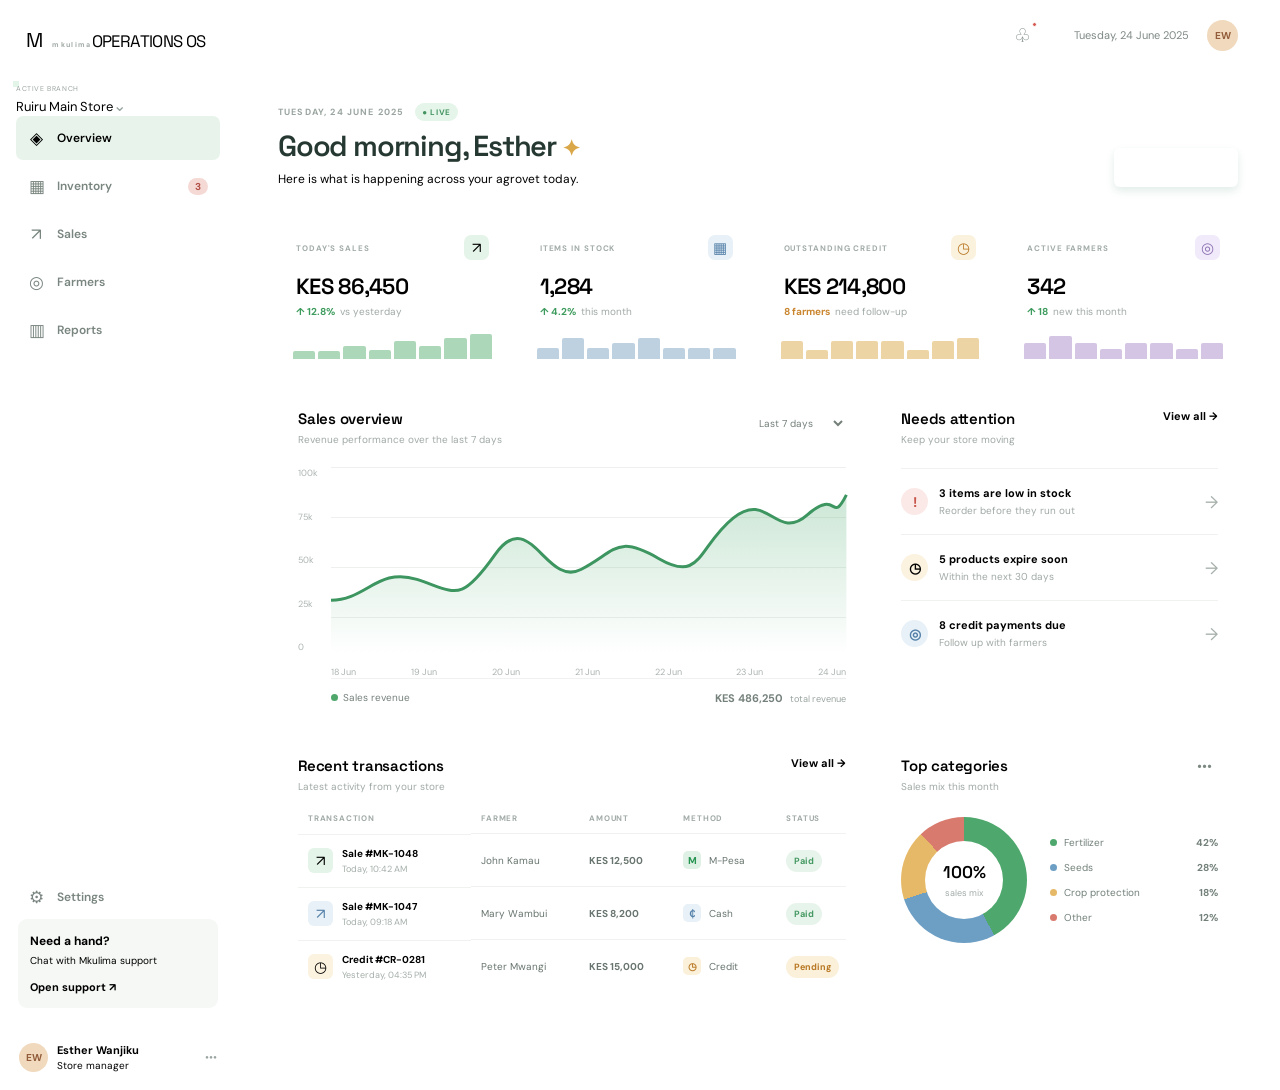
<file: index.html>
<!DOCTYPE html>
<html lang="en">
<head>
    <meta charset="UTF-8">
    <meta name="viewport" content="width=device-width, initial-scale=1">
    <title>Mkulima OS | Agrovet operations</title>
    <link rel="preconnect" href="https://fonts.googleapis.com">
    <link rel="preconnect" href="https://fonts.gstatic.com" crossorigin>
    <link href="https://fonts.googleapis.com/css2?family=DM+Sans:wght@400;500;600;700&family=Space+Grotesk:wght@500;600;700&display=swap" rel="stylesheet">
    <link rel="stylesheet" href="roomstyle.css">
</head>
<body>
    <div class="app-shell">
        <aside class="sidebar">
            <div class="brand"><span class="brand-mark">M</span><span><strong>mkulima</strong><small>OPERATIONS OS</small></span></div>
            <div class="branch-switcher"><span class="online-dot"></span><span><small>ACTIVE BRANCH</small>Ruiru Main Store</span><span class="chevron">⌄</span></div>
            <nav class="main-nav" aria-label="Main navigation">
                <button class="nav-item active" data-view="overview"><span class="nav-icon">◈</span>Overview</button>
                <button class="nav-item" data-view="inventory"><span class="nav-icon">▦</span>Inventory <b class="nav-count">3</b></button>
                <button class="nav-item" data-view="sales"><span class="nav-icon">↗</span>Sales</button>
                <button class="nav-item" data-view="farmers"><span class="nav-icon">◎</span>Farmers</button>
                <button class="nav-item" data-view="reports"><span class="nav-icon">▥</span>Reports</button>
            </nav>
            <div class="sidebar-bottom"><button class="nav-item"><span class="nav-icon">⚙</span>Settings</button><div class="help-card"><strong>Need a hand?</strong><p>Chat with Mkulima support</p><button>Open support ↗</button></div><div class="profile"><span class="avatar">EW</span><span><strong>Esther Wanjiku</strong><small>Store manager</small></span><span class="more">•••</span></div></div>
        </aside>

        <main class="main-content">
            <header class="topbar"><div class="mobile-brand"><span class="brand-mark">M</span> mkulima</div><div class="top-actions"><button class="icon-button" aria-label="Notifications">♧<i></i></button><span class="top-divider"></span><span class="date-label">Tuesday, 24 June 2025</span><span class="avatar avatar-small">EW</span></div></header>
            <div class="page-wrap">
                <section class="page-heading"><div><p class="eyebrow">TUESDAY, 24 JUNE 2025 <span class="live-pill">● LIVE</span></p><h1>Good morning, Esther <span>✦</span></h1><p class="subheading">Here is what is happening across your agrovet today.</p></div><button class="primary-button" id="openSale">＋ Record a sale</button></section>

                <section class="metric-grid" aria-label="Business summary">
                    <article class="metric-card"><div class="metric-top"><span class="metric-label">TODAY'S SALES</span><span class="metric-icon green">↗</span></div><strong id="salesTotal">KES 86,450</strong><p class="trend positive">↑ 12.8% <span>vs yesterday</span></p><div class="sparkline green-line"><span></span><span></span><span></span><span></span><span></span><span></span><span></span><span></span></div></article>
                    <article class="metric-card"><div class="metric-top"><span class="metric-label">ITEMS IN STOCK</span><span class="metric-icon blue">▦</span></div><strong id="stockTotal">1,284</strong><p class="trend positive">↑ 4.2% <span>this month</span></p><div class="sparkline blue-line"><span></span><span></span><span></span><span></span><span></span><span></span><span></span><span></span></div></article>
                    <article class="metric-card"><div class="metric-top"><span class="metric-label">OUTSTANDING CREDIT</span><span class="metric-icon amber">◷</span></div><strong id="creditTotal">KES 214,800</strong><p class="trend warning">8 farmers <span>need follow-up</span></p><div class="sparkline amber-line"><span></span><span></span><span></span><span></span><span></span><span></span><span></span><span></span></div></article>
                    <article class="metric-card"><div class="metric-top"><span class="metric-label">ACTIVE FARMERS</span><span class="metric-icon violet">◎</span></div><strong id="farmerTotal">342</strong><p class="trend positive">↑ 18 <span>new this month</span></p><div class="sparkline violet-line"><span></span><span></span><span></span><span></span><span></span><span></span><span></span><span></span></div></article>
                </section>

                <section class="dashboard-grid">
                    <article class="panel sales-panel"><div class="panel-heading"><div><h2>Sales overview</h2><p>Revenue performance over the last 7 days</p></div><select id="salesRange" aria-label="Sales range"><option>Last 7 days</option><option>Last 30 days</option></select></div><div class="chart-wrap"><div class="chart-y"><span>100k</span><span>75k</span><span>50k</span><span>25k</span><span>0</span></div><div class="chart"><div class="grid-line"></div><div class="grid-line"></div><div class="grid-line"></div><div class="grid-line"></div><svg viewBox="0 0 660 210" preserveAspectRatio="none" aria-label="Sales chart"><defs><linearGradient id="area" x1="0" x2="0" y1="0" y2="1"><stop offset="0" stop-color="#49a86b" stop-opacity=".28"/><stop offset="1" stop-color="#49a86b" stop-opacity="0"/></linearGradient></defs><path class="area-path" d="M0,145 C45,145 60,105 110,120 S165,150 210,90 S275,130 320,108 S365,65 420,95 S470,80 515,46 S570,75 610,42 S640,55 660,18 V210 H0Z"/><path class="line-path" d="M0,145 C45,145 60,105 110,120 S165,150 210,90 S275,130 320,108 S365,65 420,95 S470,80 515,46 S570,75 610,42 S640,55 660,18"/></svg><div class="chart-x"><span>18 Jun</span><span>19 Jun</span><span>20 Jun</span><span>21 Jun</span><span>22 Jun</span><span>23 Jun</span><span>24 Jun</span></div></div></div><div class="chart-key"><span><i></i>Sales revenue</span><strong>KES 486,250 <small>total revenue</small></strong></div></article>
                    <article class="panel alert-panel"><div class="panel-heading"><div><h2>Needs attention</h2><p>Keep your store moving</p></div><button class="text-button" data-view="inventory">View all →</button></div><div class="attention-list"><button class="attention-item" data-view="inventory"><span class="attention-icon red">!</span><span><strong>3 items are low in stock</strong><small>Reorder before they run out</small></span><span class="arrow">→</span></button><button class="attention-item" data-view="inventory"><span class="attention-icon amber">◷</span><span><strong>5 products expire soon</strong><small>Within the next 30 days</small></span><span class="arrow">→</span></button><button class="attention-item" data-view="farmers"><span class="attention-icon blue">◎</span><span><strong>8 credit payments due</strong><small>Follow up with farmers</small></span><span class="arrow">→</span></button></div></article>
                </section>
                <section class="lower-grid"><article class="panel table-panel"><div class="panel-heading"><div><h2>Recent transactions</h2><p>Latest activity from your store</p></div><button class="text-button" data-view="sales">View all →</button></div><div class="table-scroll"><table><thead><tr><th>TRANSACTION</th><th>FARMER</th><th>AMOUNT</th><th>METHOD</th><th>STATUS</th></tr></thead><tbody id="transactionRows"><tr><td><span class="transaction-icon">↗</span><span><strong>Sale #MK-1048</strong><small>Today, 10:42 AM</small></span></td><td>John Kamau</td><td><strong>KES 12,500</strong></td><td><span class="method mpesa">M</span> M-Pesa</td><td><span class="status paid">Paid</span></td></tr><tr><td><span class="transaction-icon blue-bg">↗</span><span><strong>Sale #MK-1047</strong><small>Today, 09:18 AM</small></span></td><td>Mary Wambui</td><td><strong>KES 8,200</strong></td><td><span class="method cash">₵</span> Cash</td><td><span class="status paid">Paid</span></td></tr><tr><td><span class="transaction-icon amber-bg">◷</span><span><strong>Credit #CR-0281</strong><small>Yesterday, 04:35 PM</small></span></td><td>Peter Mwangi</td><td><strong>KES 15,000</strong></td><td><span class="method credit">◷</span> Credit</td><td><span class="status pending">Pending</span></td></tr></tbody></table></div></article><article class="panel category-panel"><div class="panel-heading"><div><h2>Top categories</h2><p>Sales mix this month</p></div><button class="icon-button">•••</button></div><div class="donut-wrap"><div class="donut"><div><strong>100%</strong><small>sales mix</small></div></div><div class="legend"><span><i class="dot green-dot"></i>Fertilizer <b>42%</b></span><span><i class="dot blue-dot"></i>Seeds <b>28%</b></span><span><i class="dot amber-dot"></i>Crop protection <b>18%</b></span><span><i class="dot red-dot"></i>Other <b>12%</b></span></div></div></article></section>
            </div>
        </main>
    </div>
    <div class="modal hidden" id="saleModal"><div class="modal-card"><button class="modal-close" id="closeSale">×</button><p class="eyebrow">NEW TRANSACTION</p><h2>Record a sale</h2><p class="subheading">Capture the sale and keep your stock accurate.</p><form id="saleForm"><label>Farmer / customer<input name="farmer" placeholder="e.g. Jane Njeri" required></label><label>Product<select name="product"><option>DAP Fertilizer 50kg</option><option>Maize Seed H614</option><option>Fungicide 250ml</option></select></label><div class="form-row"><label>Amount (KES)<input name="amount" type="number" placeholder="0" required></label><label>Payment<select name="payment"><option>M-Pesa</option><option>Cash</option><option>Credit</option></select></label></div><button class="primary-button full-button" type="submit">Save transaction</button></form></div></div>
    <div class="toast" id="toast">Transaction saved</div>
    <script src="room.js"></script>
</body>
</html>
</file>
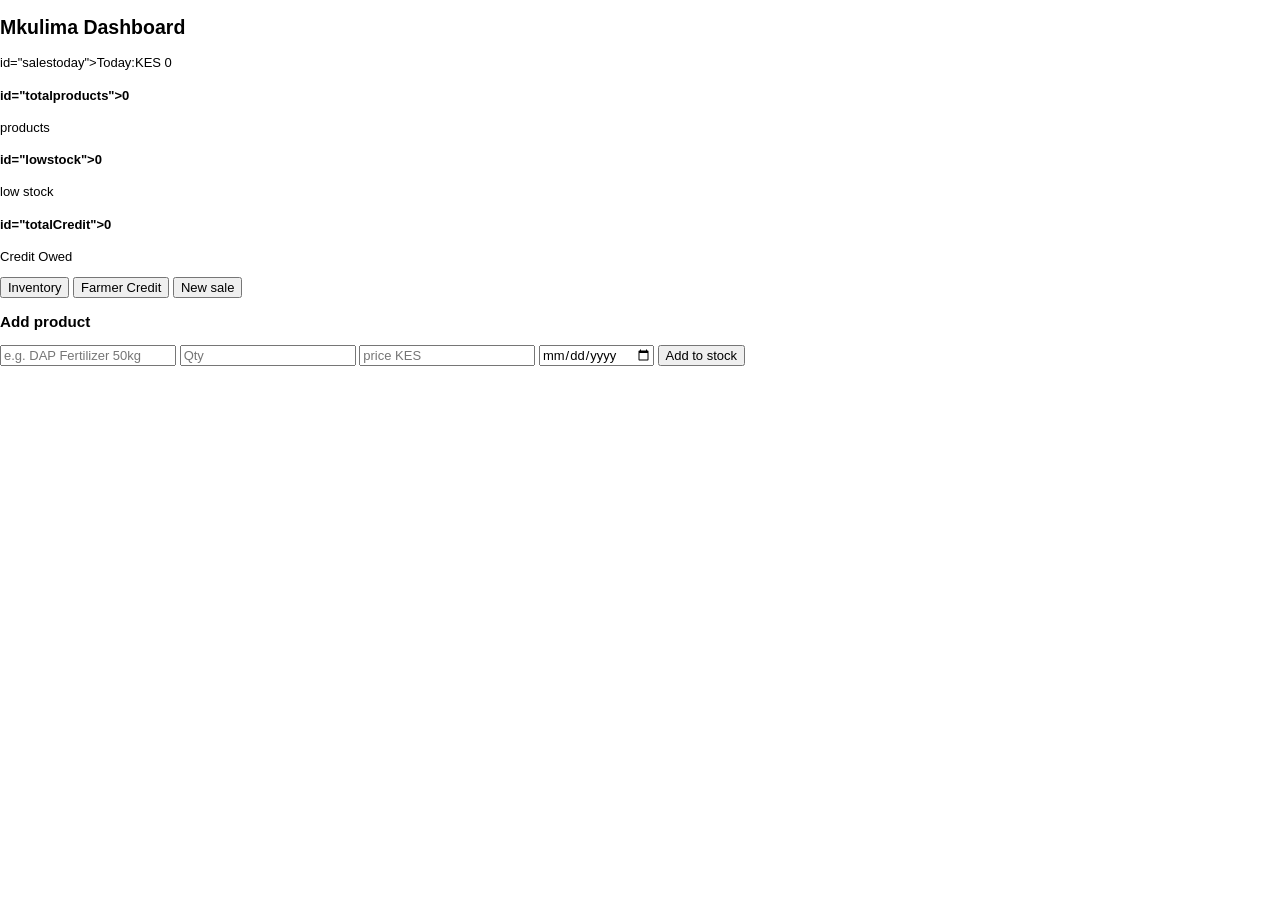
<file: assignment.html>
<!DOCTYPE html>
<html>
    <head>
        <meta name="viewport" content="width=device-width,initial-scale">
        <title>dashboard - Mkulima Stock</title>
        <link rel="stylesheet" href="roomstyle.css">
    </head>
    <body>
        <div class="dashboard">
            <nav><h2>Mkulima Dashboard</h2><span>id="salestoday">Today:KES 0</span></nav>
            <div class="stats">
                <div class="stat"><h4> id="totalproducts">0</h4><p>products</p></div>
                <div class="stat alert"><h4> id="lowstock">0</h4><p>low stock</p></div>
                <div class="stat"><h4>id="totalCredit">0</h4><p>Credit Owed</p></div>
            </div>
            <div class="tabs">
                <button onclick="showTab('inventory')">Inventory</button>
                <button onclick="showTab('Credit')">Farmer Credit</button>
                <button onclick="showTab('Sales')">New sale</button>
            </div>
            <div id="inventory" class="tab">
                <h3>Add product</h3>
                <input id="pName" placeholder="e.g. DAP Fertilizer 50kg">
                <input id="pQty" type="number" placeholder="Qty">
                <input id="pPrice" type="number" placeholder="price KES">
                <input id="pExpiry" type="date">
                <button onclick="addproduct()">Add to stock</button>
                <div id="productList"></div>
            </div>
            <div id="Credit" class="tab hidden">
                <h3>Farmer Credit Book</h3>
                <input id="fName" placeholder="Farmer name">
                <input id="fAmount" type="number" placeholder="Amount KES">
                <button onclick="addcredit()">Add Credit</button>
                <div id="creditlist"></div>
            </div>
            <div id="Sales" class="tab hidden">
                <h3>Record sale (M-pesa)</h3>
                <select id="saleproduct"></select>
                <input id="saleQty" type="number" placeholder="Qty">
                <button onclick="makesale()">sell & print Receipt</button>
                <div id="receipt"></div>
            </div>
        </div>
        <script src="room.js"></script>
    </body>
</html>
</file>
<file: roomstyle.css>
:root{ 
    --ink:#2ale-green:#e7f4eb--amber:#b87824;--red:#c7564c;--blue:#5480a9;--violet:#8d70b2}*{box-sizing:border-box}
body{
    margin:0;background:var(--canvas);color:var(--ink);font-family:'DM Sans',sans-serif;font-size:13px}
    button,select,input{
        font:inherit}
        button{
            cursor:pointer}
            .app-shell{
                display:flex;min-height:100vh}
            .sidebar{
                width:236px;background:#fff;border-right:1px solid var(--line);padding:27px 16px 18px;display:flex;flex-direction:column;flex-shrink:0}
                .brand{
                    display:flex;gap:10px;align-items:center;padding:0 10px 31px;font-family:'Space Grotesk',sans-serif;font-size:20px;letter-spacing:-.6px}
                    .brand strong{
                        display:bloc
    display:block;color:#a0aaa5;font-family:'DM Sans';font-size:7px;letter-spacing:1.3px;font-weight:700;margin-top:1px}
    .brand-mark
        display:grid;place-items:center;background:var(--green);color:#fff;border-radius:8px;width:31px;height:31px;font-size:19px;font-weight:700}
        .branch-switcher{
            border:1px solid var(--line);border-radius:8px;padding:10px 9px;display:flex;align-items:center;gap:8px;font-weight:600;margin-bottom:27px;font-size:11px}
            .branch-switcher small{
                display:block;color:#9aa59f;letter-spacing:.6px;font-size:7px;margin-bottom:2px}.online-dot{width:7px;height:7px;background:#55b976;border-radius:50%;box-shadow:0 0 0 3px #e3f5e8}.chevron{margin-left:auto;color:#94a19a;font-size:16px}
    .main-nav{
        display:grid;gap:4px}
    .nav-item{
        border:0;background:transparent;text-align:left;padding:11px 12px;border-radius:7px;color:#79857f;display:flex;align-items:center;gap:12px;font-weight:600;font-size:12px}.nav-item:hover,.nav-item.active{background:#e8f4eb;color:var(--green)}.nav-icon{font-size:17px;width:17px;text-align:center;font-weight:400}.nav-count{margin-left:auto;background:#f5d9d4;color:#b24f47;padding:2px 7px;border-radius:10px;font-size:10px}.sidebar-bottom{margin-top:auto}.help-card{background:#f5f8f5;border-radius:9px;padding:13px 12px;margin:0 2px 18px}.help-card strong{font-size:12px}.help-card p{font-size:10px;color:var(--muted);margin:5px 0 11px}.help-card button,.text-button{border:0;background:transparent;color:var(--green);font-weight:700;font-size:11px;padding:0}.profile{border-top:1px solid var(--line);padding:17px 3px 0;display:flex;align-items:center;gap:9px;font-size:11px}.profile small{display:block;color:var(--muted);font-size:10px;margin-top:2px}.avatar{display:grid;place-items:center;background:#f0d9bd;color:#925c3a;font-size:10px;font-weight:700;width:29px;height:29px;border-radius:50%;flex-shrink:0}.more{margin-left:auto;color:#9aa59f}.main-content{min-width:0;flex:1}.topbar{height:70px;background:#fff;border-bottom:1px solid var(--line);display:flex;justify-content:flex-end;align-items:center;padding:0 42px}.top-actions{display:flex;align-items:center;gap:18px;color:#7e8984}.icon-button{border:0;background:transparent;color:#7c8982;font-size:19px;position:relative}.icon-button i{position:absolute;width:5px;height:5px;background:#d55d55;border:1px solid #fff;border-radius:50%;top:0;right:0}.top-divider{height:23px;width:1px;background:var(--line)}.date-label{font-size:11px}.avatar-small{width:31px;height:31px}.mobile-brand{display:none}.page-wrap{max-width:1420px;margin:auto;padding:36px 42px 60px}
        .page-heading{
            display:flex;justify-content:space-between;align-items:flex-end;margin-bottom:30px}
        .eyebrow{
            color:#9aa59f;font-size:9px;letter-spacing:1.15px;font-weight:700;margin:0 0 9px}.live-pill{background:#e5f5e9;color:#439461;border-radius:12px;padding:4px 7px;margin-left:8px;font-size:8px;letter-spacing:.6px}.page-heading h1{font:600 29px 'Space Grotesk',sans-serif;letter-spacing:-1.2px;margin:0 0 7px;color:#263832}.page-heading h1 span{font-family:'DM Sans';color:#daa749;font-size:22px}.subheading{color:var(--muted);margin:0;font-size:12px}.primary-button{border:0;border-radius:6px;background:var(--green);color:#fff;padding:12px 17px;font-weight:700;font-size:11px;box-shadow:0 4px 9px #287b5222}.primary-button:hover{background:#1e6842}.metric-grid{display:grid;grid-template-columns:repeat(4,1fr);gap:15px;margin-bottom:17px}.metric-card,.panel{background:#fff;border:1px solid var(--line);border-radius:9px}.metric-card{padding:18px 18px 13px;min-width:0;position:relative;overflow:hidden}.metric-top{display:flex;justify-content:space-between;align-items:center}.metric-label{color:#a2aca7;font-size:8px;font-weight:700;letter-spacing:.9px}.metric-icon{width:25px;height:25px;display:grid;place-items:center;border-radius:7px;font-size:15px}.metric-icon.green{background:#e5f4e9;color:var(--green)}.metric-icon.blue{background:#e8f1f7;color:#5480a9}.metric-icon.amber{background:#fbf2de;color:#b87824}.metric-icon.violet{background:#f0eafa;color:#8d70b2}.metric-card>strong{font:600 22px 'Space Grotesk';letter-spacing:-.7px;display:block;margin:12px 0 5px}.trend{font-size:10px;margin:0;font-weight:700}.trend span{font-weight:400;color:#a0aaa5;margin-left:3px}.positive{color:#3d9b5d}.warning{color:#c9852d}.sparkline{height:27px;margin:14px -3px 0;display:flex;align-items:flex-end;gap:3px}.sparkline span{width:12%;border-radius:2px 2px 0 0;opacity:.65}.green-line span{background:#82c294}.green-line span:nth-child(1),.green-line span:nth-child(2){height:28%}.green-line span:nth-child(3){height:48%}.green-line span:nth-child(4){height:32%}.green-line span:nth-child(5){height:66%}.green-line span:nth-child(6){height:48%}.green-line span:nth-child(7){height:77%}.green-line span:nth-child(8){height:92%}.blue-line span{background:#9bb8d1;height:40%}.blue-line span:nth-child(2),.blue-line span:nth-child(5){height:76%}.blue-line span:nth-child(4){height:61%}.amber-line span{background:#e4bd75;height:65%}.amber-line span:nth-child(2),.amber-line span:nth-child(6){height:34%}.amber-line span:nth-child(8){height:79%}.violet-line span{background:#bca6d5;height:58%}.violet-line span:nth-child(2){height:84%}.violet-line span:nth-child(4),.violet-line span:nth-child(7){height:36%}.dashboard-grid,.lower-grid{display:grid;grid-template-columns:1.65fr 1fr;gap:15px;margin-bottom:17px}.panel{padding:20px}.panel-heading{display:flex;justify-content:space-between;align-items:flex-start}.panel-heading h2{font:600 15px 'Space Grotesk';margin:0 0 5px;letter-spacing:-.25px}.panel-heading p{font-size:10px;color:#a0aaa5;margin:0}.panel-heading select{border:1px solid var(--line);border-radius:5px;padding:7px 9px;color:#748079;font-size:10px;background:#fff}.sales-panel{padding-bottom:14px}.chart-wrap{display:flex;height:211px;margin-top:21px}.chart-y{display:flex;flex-direction:column;justify-content:space-between;color:#acb5b0;font-size:9px;width:33px;padding-bottom:25px}.chart{position:relative;flex:1;padding-bottom:25px}.grid-line{height:1px;background:#edf0ed;position:relative;top:0;margin-bottom:49px}.chart svg{position:absolute;left:0;right:0;bottom:24px;height:174px;width:100%;overflow:visible}.area-path{fill:url(#area)}.line-path{fill:none;stroke:#3d9560;stroke-width:3;vector-effect:non-scaling-stroke}.chart-x{display:flex;justify-content:space-between;color:#aab3ae;font-size:9px;position:absolute;bottom:0;left:0;right:0}.chart-key{border-top:1px solid #f0f2f0;margin:0 0 0 33px;padding-top:12px;display:flex;justify-content:space-between;font-size:10px;color:#75817b}.chart-key i{display:inline-block;width:7px;height:7px;background:#4fa76c;border-radius:50%;margin-right:5px}.chart-key strong{color:var(--ink);font-size:11px}.chart-key small{font-weight:400;color:#9aa59f;margin-left:4px}.attention-list{margin-top:22px}.attention-item{width:100%;background:#fff;border:0;border-top:1px solid #f0f2f0;text-align:left;padding:17px 0;display:flex;align-items:center;gap:11px}.attention-icon{width:27px;height:27px;display:grid;place-items:center;border-radius:50%;font-weight:700;font-size:14px;flex-shrink:0}.attention-icon.red{color:var(--red);background:#fbe9e7}.attention-icon.amber{color:var(--amber);background:#fbf2df}.attention-icon.blue{color:var(--blue);background:#e8f1f7}.attention-item strong,.attention-item small{display:block}.attention-item strong{font-size:11px}.attention-item small{font-size:10px;color:#a0aaa5;margin-top:4px}.arrow{margin-left:auto;color:#a7b1ab;font-size:17px}.table-panel{min-width:0}.table-scroll{overflow-x:auto}table{border-collapse:collapse;width:100%;margin-top:20px;min-width:570px}th{text-align:left;color:#a1aba6;font-size:8px;letter-spacing:.8px;font-weight:700;padding:0 10px 10px}td{border-top:1px solid #f0f2f0;padding:12px 10px;color:#68756e;font-size:10px;white-space:nowrap}td:first-child{display:flex;gap:9px;align-items:center;color:var(--ink)}td strong{font-size:10px}td small{display:block;color:#a5afa9;font-size:9px;margin-top:3px}.transaction-icon{background:#e4f4e8;color:var(--green);display:grid;place-items:center;width:25px;height:25px;border-radius:6px;font-size:15px}.blue-bg{background:#e8f1f7;color:var(--blue)}.amber-bg{background:#fbf2df;color:var(--amber)}.method{display:inline-grid;place-items:center;width:18px;height:18px;border-radius:5px;font-weight:700;margin-right:5px}.mpesa{background:#dff1e5;color:#279451}.cash{background:#e8f1f7;color:#5480a9}.credit{background:#fbf0d9;color:#b87824}.status{padding:5px 8px;border-radius:12px;font-size:9px;font-weight:700}.paid{background:#e7f4eb;color:#449861}.pending{background:#fbf0d9;color:#b87824}.category-panel{min-width:0}.category-panel .icon-button{font-size:14px}.donut-wrap{display:flex;align-items:center;gap:23px;margin-top:24px}.donut{width:126px;height:126px;border-radius:50%;background:conic-gradient(#4ea76c 0 42%,#6d9fc5 42% 70%,#e6b968 70% 88%,#d87a6e 88%);display:grid;place-items:center;flex-shrink:0}.donut:before{content:'';width:78px;height:78px;background:#fff;border-radius:50%;position:absolute}.donut>div{position:relative;text-align:center}.donut strong{display:block;font:600 17px 'Space Grotesk'}.donut small{font-size:9px;color:#a2aca7}.legend{display:grid;gap:12px;flex:1}.legend span{font-size:10px;color:#728079}.legend b{float:right;color:var(--ink)}.dot{display:inline-block;width:7px;height:7px;border-radius:50%;margin-right:7px}.green-dot{background:#4ea76c}.blue-dot{background:#6d9fc5}.amber-dot{background:#e6b968}.red-dot{background:#d87a6e}.modal{position:fixed;inset:0;background:#18372d66;display:grid;place-items:center;padding:20px;z-index:5}.hidden{display:none!important}.modal-card{background:#fff;border-radius:12px;padding:29px;width:min(100%,430px);position:relative;box-shadow:0 18px 50px #1e493533}.modal-card h2{font:600 23px 'Space Grotesk';margin:0 0 6px}.modal-card .subheading{margin-bottom:24px}.modal-close{position:absolute;right:17px;top:15px;border:0;background:transparent;font-size:23px;color:#94a19a}.modal-card label{display:block;font-size:10px;color:#7e8984;font-weight:700;margin-bottom:14px}.modal-card input,.modal-card select{width:100%;border:1px solid #dfe6e1;border-radius:6px;padding:11px;margin-top:6px;outline:none;color:var(--ink);background:#fff}.modal-card input:focus,.modal-card select:focus{border-color:#55a473}.form-row{display:grid;grid-template-columns:1fr 1fr;gap:12px}.full-button{width:100%;margin-top:9px}.toast{position:fixed;right:25px;bottom:25px;background:#243b31;color:#fff;border-radius:7px;padding:13px 17px;font-size:11px;opacity:0;transform:translateY(10px);transition:.25s;pointer-events:none}.toast.show{opacity:1;transform:translateY(0)}3332d;--muted:#87928d;--line:#e6ebe7;--canvas:#f8faf8;--green:#287b52;--p
@media(max-width:1050px){.sidebar{width:205px}
.page-wrap{
    padding:28px 25px}
    .topbar{
        padding:0 25px}
        .metric-grid{
            grid-template-columns:repeat(2,1fr)}}
            @media(max-width:760px){
    .sidebar{
        display:none}
        .topbar{height:58px;padding:0 17px;justify-content:space-between}.mobile-brand{display:flex;align-items:center;gap:7px;font:600 17px 'Space Grotesk'}
        .mobile-brand .brand-mark{
            width:25px;height:25px;font-size:15px}
            .date-label,.top-divider{
                display:none}
                .page-wrap{
                    padding:25px 16px 40px}
                    .page-heading{
                        display:block}
                        .page-heading h1{
                            font-size:25px}
                            .page-heading .primary-button{
                                margin-top:18px}
                                .metric-grid{
                                    grid-template-columns:1fr 1fr;gap:10px}
                                    .metric-card{
                                        padding:14px 12px}
                                    .metric-card>strong{
                                        font-size:18px}
                                        .dashboard-grid,.lower-grid{
                                            grid-template-columns:1fr;gap:12px}
                                            .panel{
                                                padding:16px}
                                            .chart-key strong small{
                                                display:block;margin:3px 0 0}
                                                .donut-wrap{
                                                    justify-content:center}
.category-panel{
    min-height:230px}}
</file>
